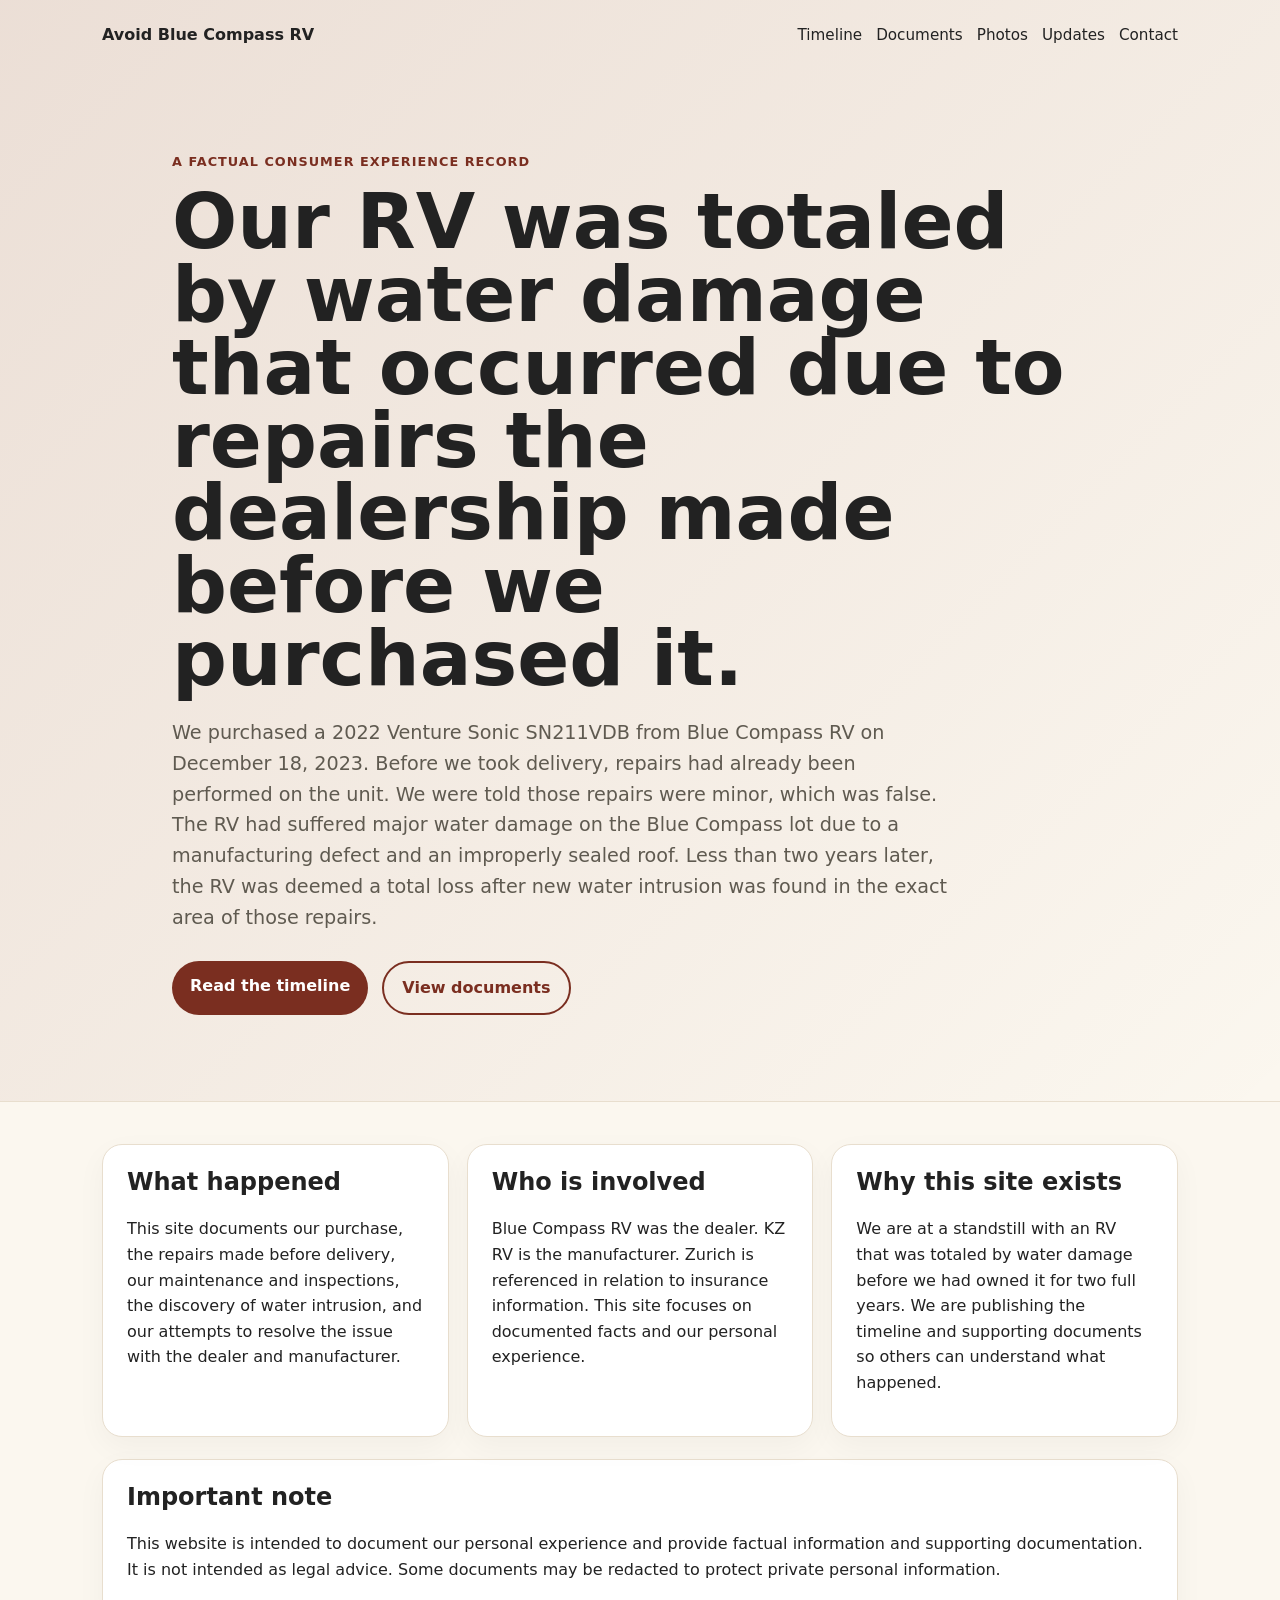
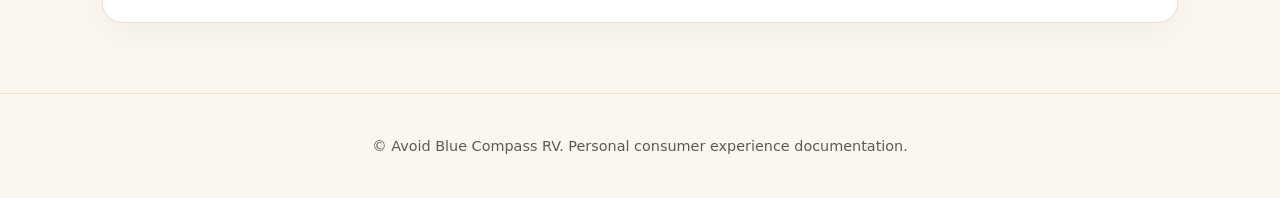
<file: index.html>
<!doctype html>
<html lang="en">
<head>
  <meta charset="utf-8">
  <meta name="viewport" content="width=device-width, initial-scale=1">
  <title>Avoid Blue Compass RV</title>
  <meta name="description" content="A factual documentation site about one family's RV purchase, repairs, water intrusion, and unresolved dispute.">
  <link rel="stylesheet" href="styles.css">
</head>
<body>
  <header class="site-header">
    <nav class="nav">
      <a class="brand" href="index.html">Avoid Blue Compass RV</a>
      <div class="nav-links">
        <a href="timeline.html">Timeline</a>
        <a href="documents.html">Documents</a>
        <a href="photos.html">Photos</a>
        <a href="updates.html">Updates</a>
        <a href="contact.html">Contact</a>
      </div>
    </nav>

    <section class="hero">
      <p class="eyebrow">A factual consumer experience record</p>
      <h1>Our RV was totaled by water damage that occurred due to repairs the dealership made before we purchased it.</h1>
      <p class="hero-text">
        We purchased a 2022 Venture Sonic SN211VDB from Blue Compass RV on December 18, 2023.
        Before we took delivery, repairs had already been performed on the unit. We were told those repairs were minor, which was false.
        The RV had suffered major water damage on the Blue Compass lot due to a manufacturing defect and an improperly sealed roof.
        Less than two years later, the RV was deemed a total loss after new water intrusion was found in the exact area of those repairs.
      </p>
      <div class="button-row">
        <a class="button primary" href="timeline.html">Read the timeline</a>
        <a class="button secondary" href="documents.html">View documents</a>
      </div>
    </section>
  </header>

  <main>
    <section class="card-grid">
      <article class="card">
        <h2>What happened</h2>
        <p>
          This site documents our purchase, the repairs made before delivery, our maintenance and inspections,
          the discovery of water intrusion, and our attempts to resolve the issue with the dealer and manufacturer.
        </p>
      </article>

      <article class="card">
        <h2>Who is involved</h2>
        <p>
          Blue Compass RV was the dealer. KZ RV is the manufacturer. Zurich is referenced in relation to insurance information.
          This site focuses on documented facts and our personal experience.
        </p>
      </article>

      <article class="card">
        <h2>Why this site exists</h2>
        <p>
          We are at a standstill with an RV that was totaled by water damage before we had owned it for two full years.
          We are publishing the timeline and supporting documents so others can understand what happened.
        </p>
      </article>
    </section>

    <section class="notice">
      <h2>Important note</h2>
      <p>
        This website is intended to document our personal experience and provide factual information and supporting documentation.
        It is not intended as legal advice. Some documents may be redacted to protect private personal information.
      </p>
    </section>
  </main>

  <footer>
    <p>© Avoid Blue Compass RV. Personal consumer experience documentation.</p>
  </footer>
</body>
</html>
</file>
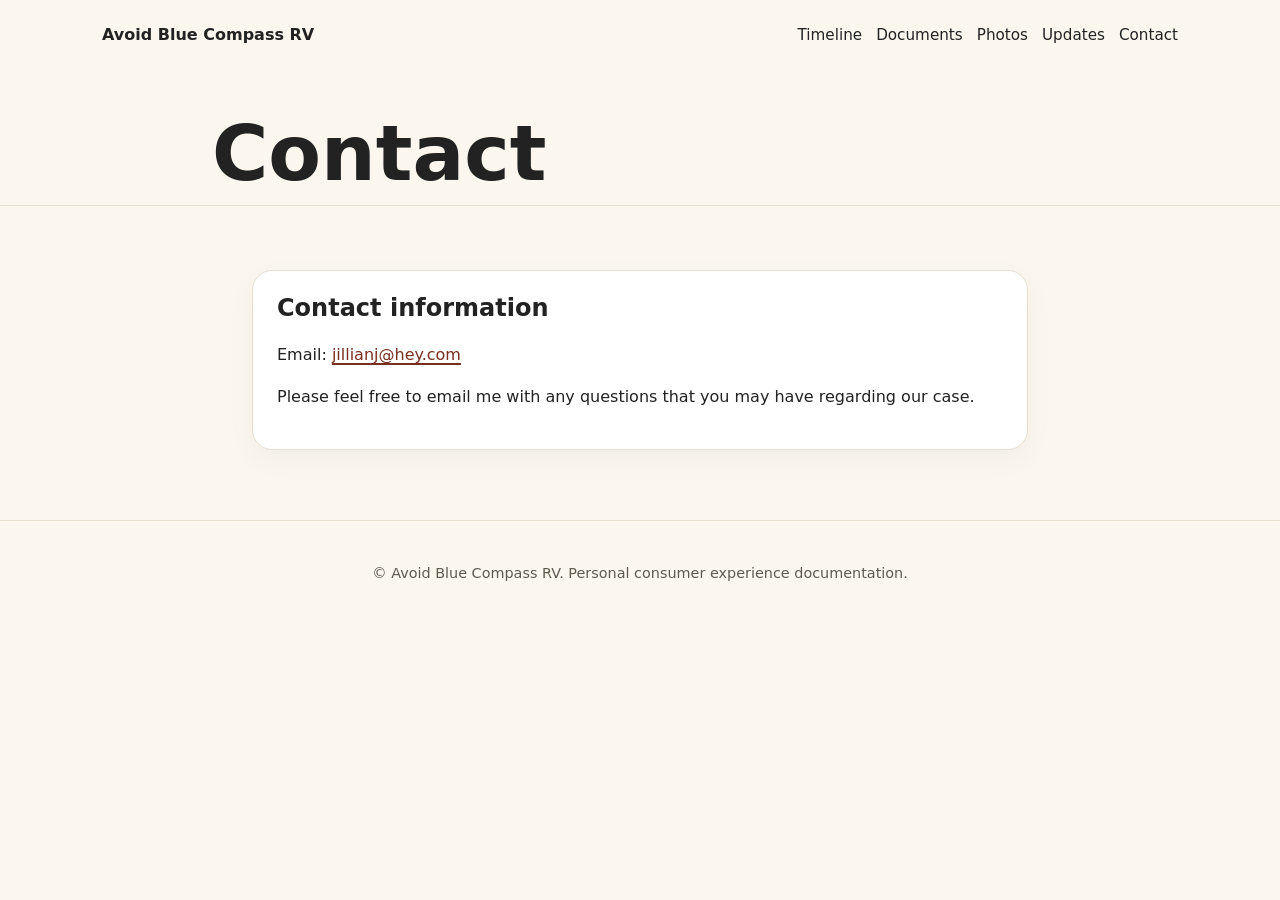
<file: contact.html>
<!doctype html>
<html lang="en">
<head>
  <meta charset="utf-8">
  <meta name="viewport" content="width=device-width, initial-scale=1">
  <title>Contact | Avoid Blue Compass RV</title>
  <link rel="stylesheet" href="styles.css">
</head>
<body>
  <header class="page-header">
    <nav class="nav">
      <a class="brand" href="index.html">Avoid Blue Compass RV</a>
      <div class="nav-links">
        <a href="timeline.html">Timeline</a>
        <a href="documents.html">Documents</a>
        <a href="photos.html">Photos</a>
        <a href="updates.html">Updates</a>
        <a href="contact.html">Contact</a>
      </div>
    </nav>
    <h1>Contact</h1>
    
  </header>

  <main class="narrow">
    <section class="notice">
      <h2>Contact information</h2>
      <p>
        Email: <a href="mailto:jillianj@hey.com">jillianj@hey.com</a>
      </p>
      <p>
        Please feel free to email me with any questions that you may have regarding our case.
      </p>
    </section>
  </main>

  <footer>
    <p>© Avoid Blue Compass RV. Personal consumer experience documentation.</p>
  </footer>
</body>
</html>
</file>
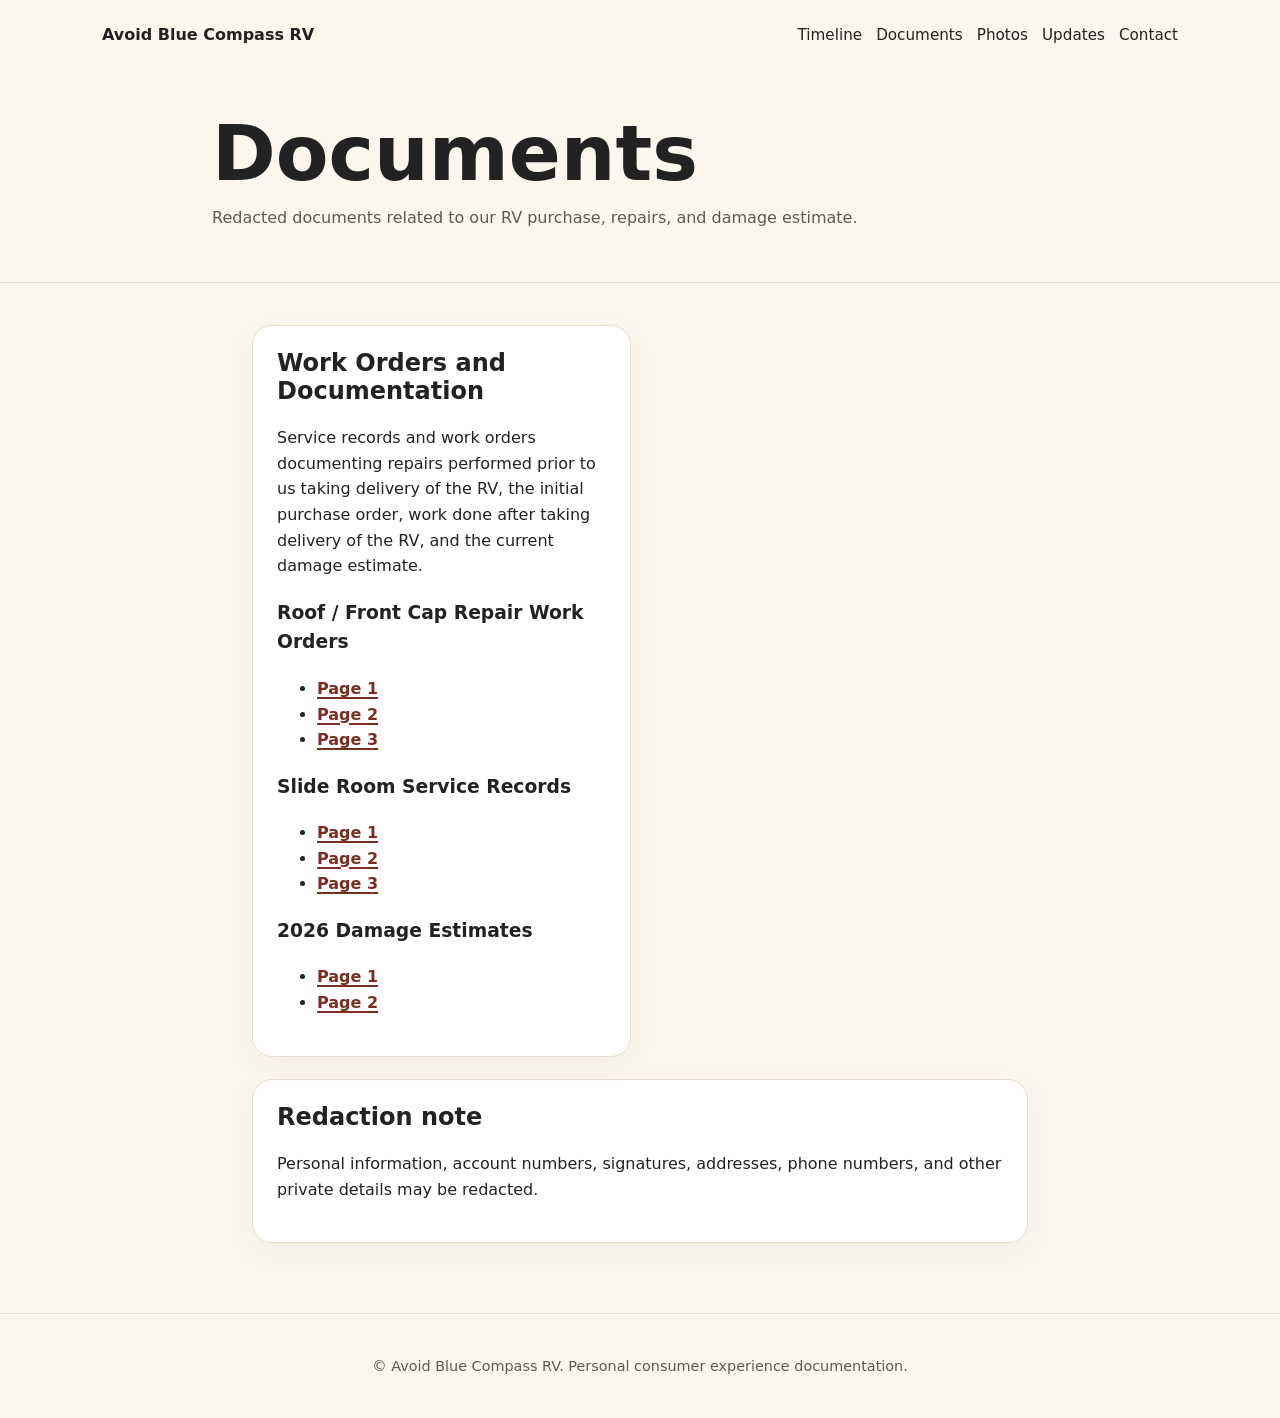
<file: documents.html>
<!doctype html>
<html lang="en">
<head>
  <meta charset="utf-8">
  <meta name="viewport" content="width=device-width, initial-scale=1">
  <title>Documents | Avoid Blue Compass RV</title>
  <link rel="stylesheet" href="styles.css">
</head>
<body>
  <header class="page-header">
    <nav class="nav">
      <a class="brand" href="index.html">Avoid Blue Compass RV</a>
      <div class="nav-links">
        <a href="timeline.html">Timeline</a>
        <a href="documents.html">Documents</a>
        <a href="photos.html">Photos</a>
        <a href="updates.html">Updates</a>
        <a href="contact.html">Contact</a>
      </div>
    </nav>

    <h1>Documents</h1>
    <p>Redacted documents related to our RV purchase, repairs, and damage estimate.</p>
  </header>

  <main class="narrow">
    <section class="document-list">
      <article class="document-card">
        <h2>Work Orders and Documentation</h2>
        <p>
          Service records and work orders documenting repairs performed prior to us taking delivery of the RV,
          the initial purchase order, work done after taking delivery of the RV, and the current damage estimate.
        </p>

        <h3>Roof / Front Cap Repair Work Orders</h3>
        <ul>
          <li><a href="docs/01-pre-delivery-repair-work-order.png" target="_blank">Page 1</a></li>
          <li><a href="docs/02-pre-delivery-repair-work-order.png" target="_blank">Page 2</a></li>
          <li><a href="docs/03-pre-delivery-repair-work-order.png" target="_blank">Page 3</a></li>
        </ul>

        <h3>Slide Room Service Records</h3>
        <ul>
          <li><a href="docs/01 - Pre-Delivery Slide Room.png" target="_blank">Page 1</a></li>
          <li><a href="docs/02 - Pre-Delivery Slide Room.png" target="_blank">Page 2</a></li>
          <li><a href="docs/03- Pre-Delivery Slide Room.png" target="_blank">Page 3</a></li>
        </ul>

        <h3>2026 Damage Estimates</h3>
        <ul>
          <li><a href="docs/01 2026Estimate.png" target="_blank">Page 1</a></li>
          <li><a href="docs/02 2026Estimate.png" target="_blank">Page 2</a></li>
        </ul>
      </article>
    </section>

    <section class="notice">
      <h2>Redaction note</h2>
      <p>
        Personal information, account numbers, signatures, addresses, phone numbers, and other private details may be redacted.
      </p>
    </section>
  </main>

  <footer>
    <p>© Avoid Blue Compass RV. Personal consumer experience documentation.</p>
  </footer>
</body>
</html>
</file>
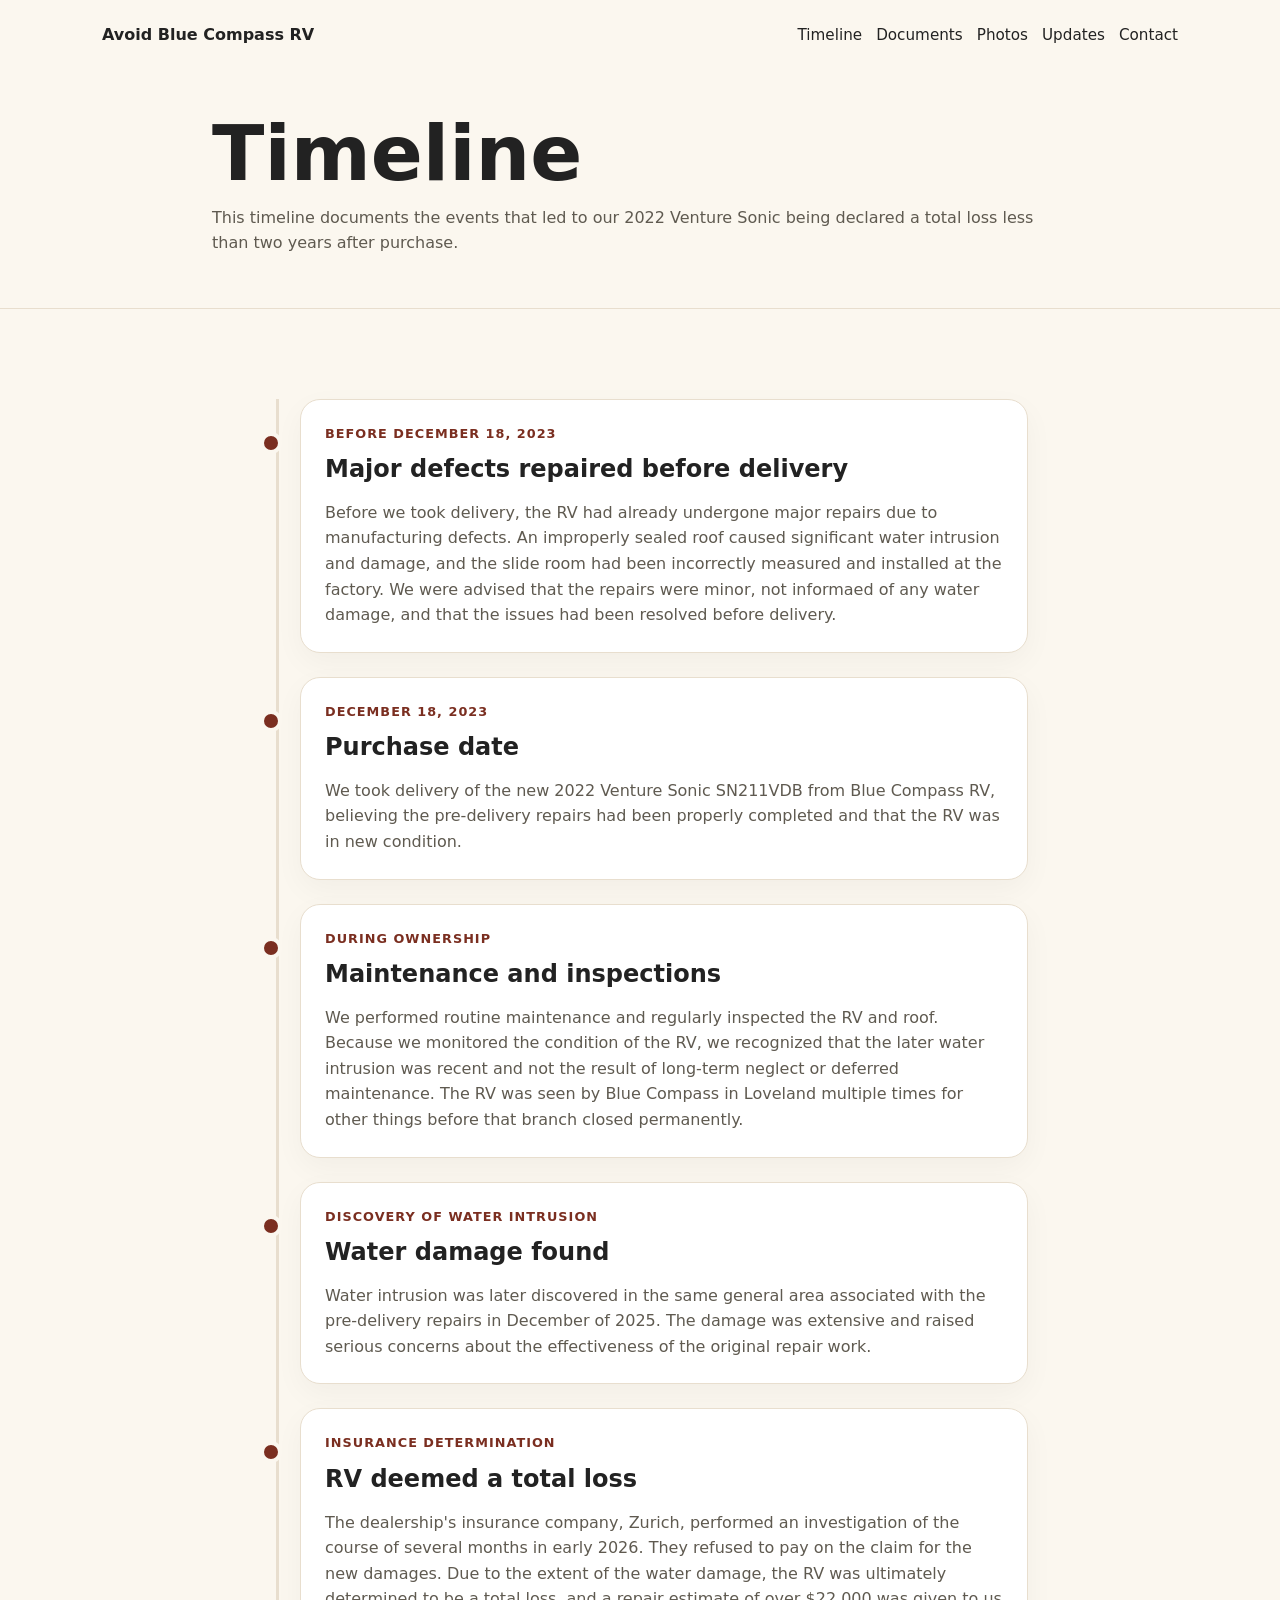
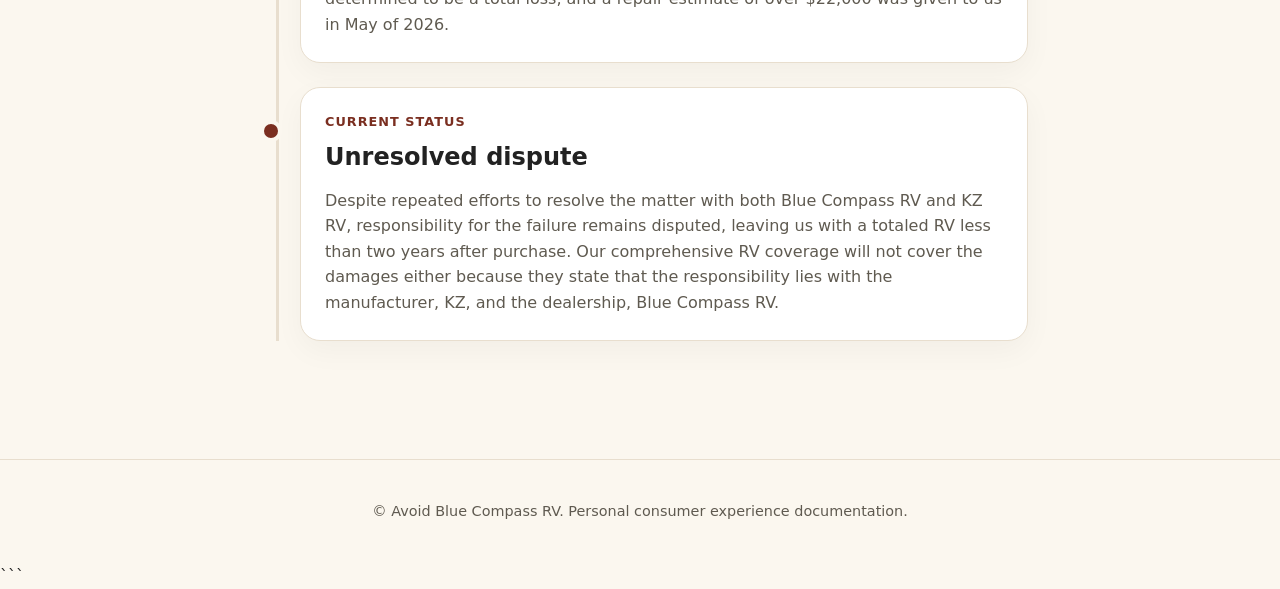
<file: timeline.html>
<!doctype html>
<html lang="en">
<head>
  <meta charset="utf-8">
  <meta name="viewport" content="width=device-width, initial-scale=1">
  <title>Timeline | Avoid Blue Compass RV</title>
  <link rel="stylesheet" href="styles.css">
</head>
<body>
  <header class="page-header">
    <nav class="nav">
      <a class="brand" href="index.html">Avoid Blue Compass RV</a>
      <div class="nav-links">
        <a href="timeline.html">Timeline</a>
        <a href="documents.html">Documents</a>
        <a href="photos.html">Photos</a>
        <a href="updates.html">Updates</a>
        <a href="contact.html">Contact</a>
      </div>
    </nav>

    <h1>Timeline</h1>
    <p>
      This timeline documents the events that led to our 2022 Venture Sonic
      being declared a total loss less than two years after purchase.
    </p>
  </header>

  <main class="narrow">
    <section class="timeline">

      <article class="timeline-item">
        <span class="date">Before December 18, 2023</span>
        <h2>Major defects repaired before delivery</h2>
        <p>
          Before we took delivery, the RV had already undergone major repairs due to
          manufacturing defects. An improperly sealed roof caused significant water
          intrusion and damage, and the slide room had been incorrectly measured and
          installed at the factory. We were advised that the repairs were minor, not informaed of any water damage,
          and that the issues had been resolved before delivery.
        </p>
      </article>

      <article class="timeline-item">
        <span class="date">December 18, 2023</span>
        <h2>Purchase date</h2>
        <p>
          We took delivery of the new 2022 Venture Sonic SN211VDB from Blue Compass RV,
          believing the pre-delivery repairs had been properly completed and that
          the RV was in new condition.
        </p>
      </article>

      <article class="timeline-item">
        <span class="date">During ownership</span>
        <h2>Maintenance and inspections</h2>
        <p>
          We performed routine maintenance and regularly inspected the RV and roof.
          Because we monitored the condition of the RV, we recognized that the later
          water intrusion was recent and not the result of long-term neglect or
          deferred maintenance. The RV was seen by Blue Compass in Loveland multiple 
          times for other things before that branch closed permanently.
        </p>
      </article>

      <article class="timeline-item">
        <span class="date">Discovery of water intrusion</span>
        <h2>Water damage found</h2>
        <p>
          Water intrusion was later discovered in the same general area associated
          with the pre-delivery repairs in December of 2025. The damage was extensive and raised serious
          concerns about the effectiveness of the original repair work.
        </p>
      </article>

      <article class="timeline-item">
        <span class="date">Insurance determination</span>
        <h2>RV deemed a total loss</h2>
        <p>
          The dealership's insurance company, Zurich, performed an investigation of the 
          course of several months in early 2026. They refused to pay on the claim for the new damages.
          Due to the extent of the water damage, the RV was ultimately determined to
          be a total loss, and a repair estimate of over $22,000 was given to us in May of 2026.
        </p>
      </article>

      <article class="timeline-item">
        <span class="date">Current status</span>
        <h2>Unresolved dispute</h2>
        <p>
          Despite repeated efforts to resolve the matter with both Blue Compass RV
          and KZ RV, responsibility for the failure remains disputed, leaving us
          with a totaled RV less than two years after purchase. Our comprehensive RV coverage 
          will not cover the damages either because they 
          state that the responsibility lies with the manufacturer, KZ, and the dealership, Blue Compass RV.
        </p>
      </article>

    </section>
  </main>

  <footer>
    <p>© Avoid Blue Compass RV. Personal consumer experience documentation.</p>
  </footer>
</body>
</html>
```
</file>
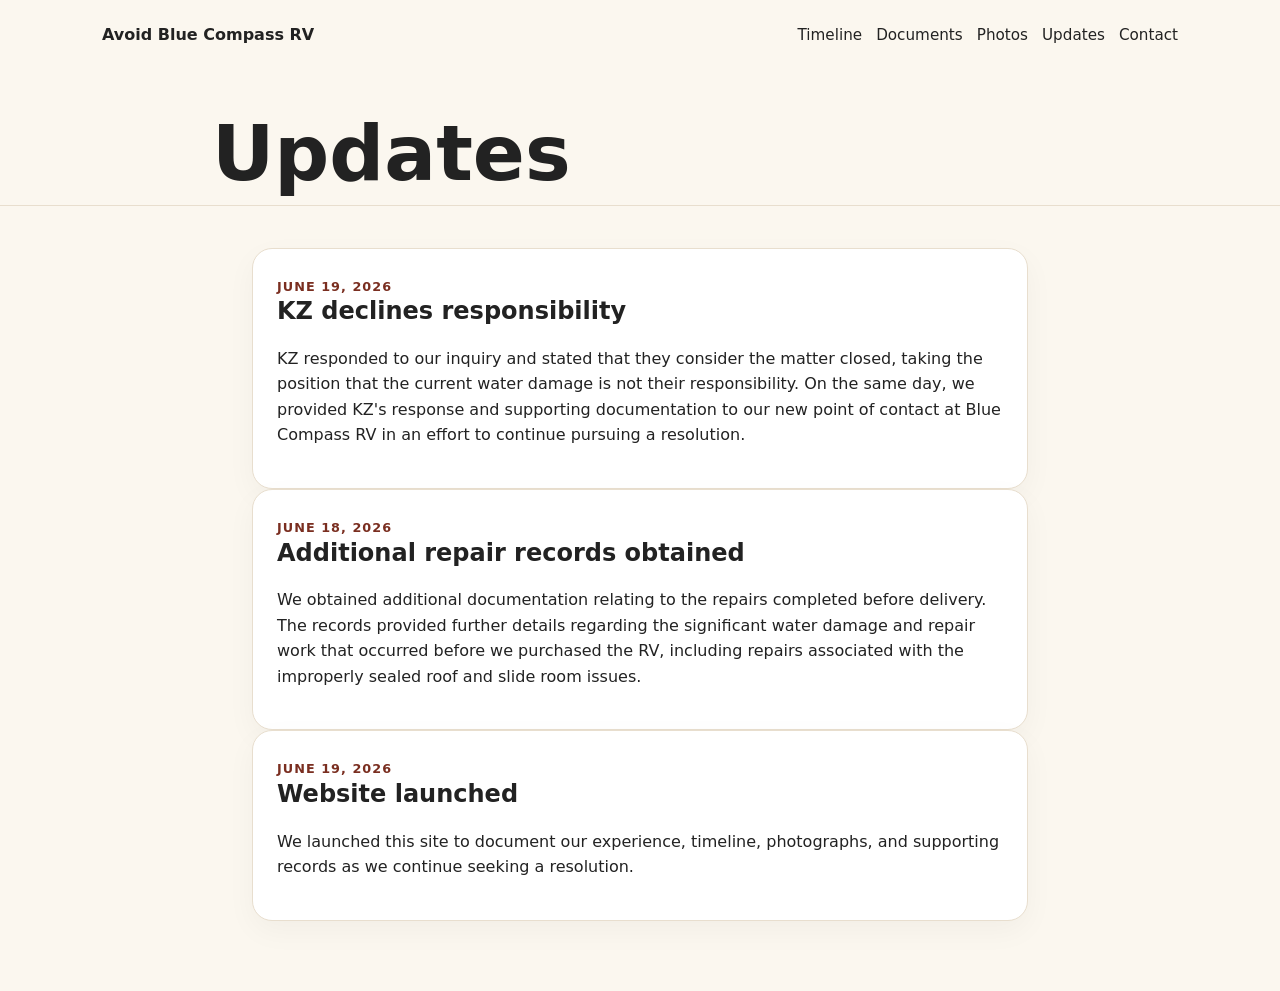
<file: updates.html>
<!doctype html>
<html lang="en">
<head>
  <meta charset="utf-8">
  <meta name="viewport" content="width=device-width, initial-scale=1">
  <title>Updates | Avoid Blue Compass RV</title>
  <link rel="stylesheet" href="styles.css">
</head>
<body>
  <header class="page-header">
    <nav class="nav">
      <a class="brand" href="index.html">Avoid Blue Compass RV</a>
      <div class="nav-links">
        <a href="timeline.html">Timeline</a>
        <a href="documents.html">Documents</a>
        <a href="photos.html">Photos</a>
        <a href="updates.html">Updates</a>
        <a href="contact.html">Contact</a>
      </div>
    </nav>
    <h1>Updates</h1>
  </header>

  <main class="narrow"> <article class="update"> <span class="date">June 19, 2026</span> <h2>KZ declines responsibility</h2> <p> KZ responded to our inquiry and stated that they consider the matter closed, taking the position that the current water damage is not their responsibility. On the same day, we provided KZ's response and supporting documentation to our new point of contact at Blue Compass RV in an effort to continue pursuing a resolution. </p> </article> <article class="update"> <span class="date">June 18, 2026</span> <h2>Additional repair records obtained</h2> <p> We obtained additional documentation relating to the repairs completed before delivery. The records provided further details regarding the significant water damage and repair work that occurred before we purchased the RV, including repairs associated with the improperly sealed roof and slide room issues. </p> </article> <article class="update"> <span class="date">June 19, 2026</span> <h2>Website launched</h2> <p> We launched this site to document our experience, timeline, photographs, and supporting records as we continue seeking a resolution. </p> </article> </main>
</file>
<file: styles.css>
* {
  box-sizing: border-box;
}

:root {
  --bg: #fbf7ef;
  --ink: #222222;
  --muted: #5f5a50;
  --card: #ffffff;
  --line: #e8dece;
  --accent: #7a2e20;
  --accent-dark: #4e1d15;
}

body {
  margin: 0;
  font-family: ui-sans-serif, system-ui, -apple-system, BlinkMacSystemFont, "Segoe UI", sans-serif;
  background: var(--bg);
  color: var(--ink);
  line-height: 1.6;
}

a {
  color: var(--accent);
  text-decoration-thickness: 2px;
  text-underline-offset: 3px;
}

.nav {
  max-width: 1120px;
  margin: 0 auto;
  padding: 22px;
  display: flex;
  justify-content: space-between;
  gap: 20px;
  align-items: center;
}

.brand {
  font-weight: 800;
  color: var(--ink);
  text-decoration: none;
}

.nav-links {
  display: flex;
  flex-wrap: wrap;
  gap: 14px;
  font-size: 0.95rem;
}

.nav-links a {
  color: var(--ink);
  text-decoration: none;
}

.site-header {
  background:
    linear-gradient(135deg, rgba(122,46,32,0.12), rgba(255,255,255,0)),
    var(--bg);
  border-bottom: 1px solid var(--line);
}

.hero {
  max-width: 980px;
  margin: 0 auto;
  padding: 70px 22px 86px;
}

.eyebrow,
.date {
  color: var(--accent);
  font-weight: 800;
  text-transform: uppercase;
  letter-spacing: 0.08em;
  font-size: 0.8rem;
}

h1 {
  font-size: clamp(2.4rem, 6vw, 5rem);
  line-height: 0.95;
  max-width: 900px;
  margin: 12px 0 22px;
}

h2 {
  line-height: 1.15;
  margin-top: 0;
}

.hero-text {
  font-size: 1.2rem;
  max-width: 780px;
  color: var(--muted);
}

.button-row {
  display: flex;
  flex-wrap: wrap;
  gap: 14px;
  margin-top: 28px;
}

.button {
  display: inline-block;
  padding: 12px 18px;
  border-radius: 999px;
  font-weight: 800;
  text-decoration: none;
}

.primary {
  background: var(--accent);
  color: #fff;
}

.secondary {
  border: 2px solid var(--accent);
  color: var(--accent);
}

main {
  max-width: 1120px;
  margin: 0 auto;
  padding: 42px 22px 70px;
}

.narrow {
  max-width: 820px;
}

.page-header {
  border-bottom: 1px solid var(--line);
}

.page-header h1,
.page-header p {
  max-width: 900px;
  margin-left: auto;
  margin-right: auto;
  padding-left: 22px;
  padding-right: 22px;
}

.page-header h1 {
  padding-top: 36px;
  margin-bottom: 14px;
}

.page-header p {
  color: var(--muted);
  padding-bottom: 36px;
  margin-top: 0;
}

.card-grid,
.document-list {
  display: grid;
  grid-template-columns: repeat(3, minmax(0, 1fr));
  gap: 18px;
}

.card,
.document-card,
.update,
.notice,
.timeline-item,
figure {
  background: var(--card);
  border: 1px solid var(--line);
  border-radius: 20px;
  padding: 24px;
  box-shadow: 0 10px 30px rgba(34,34,34,0.04);
}

.notice {
  margin-top: 22px;
}

.timeline {
  position: relative;
  display: grid;
  gap: 24px;
  margin: 3rem 0;
}

.timeline-item {
  position: relative;
  transition: transform 0.15s ease, box-shadow 0.15s ease;
}

.timeline-item:hover {
  transform: translateY(-2px);
  box-shadow: 0 14px 36px rgba(34,34,34,0.07);
}

.timeline-item .date {
  display: block;
  margin-bottom: 0.75rem;
}

.timeline-item h2 {
  margin-bottom: 0.8rem;
}

.timeline-item p {
  margin-bottom: 0;
  color: var(--muted);
}

.document-list {
  grid-template-columns: repeat(2, minmax(0, 1fr));
}

.document-card a {
  font-weight: 800;
}

.photo-grid {
  display: grid;
  grid-template-columns: repeat(auto-fit, minmax(280px, 1fr));
  gap: 18px;
}

.photo-grid figure {
  margin: 0;
  display: flex;
  flex-direction: column;
}

.photo-grid img {
  display: block;
  width: 100%;
  max-height: 250px;
  object-fit: contain;
  border-radius: 14px;
  border: 1px solid var(--line);
  background: #f2eadf;
}

figcaption {
  color: var(--muted);
  margin-top: 10px;
  font-size: 0.95rem;
}

code {
  background: #f2eadf;
  padding: 2px 5px;
  border-radius: 5px;
}

footer {
  border-top: 1px solid var(--line);
  color: var(--muted);
  text-align: center;
  padding: 26px 18px;
  font-size: 0.9rem;
}

@media (min-width: 781px) {
  .timeline::before {
    content: "";
    position: absolute;
    left: 1.5rem;
    top: 0;
    bottom: 0;
    width: 3px;
    background: var(--line);
  }

  .timeline-item {
    margin-left: 3rem;
  }

  .timeline-item::before {
    content: "";
    position: absolute;
    left: -2.55rem;
    top: 2rem;
    width: 14px;
    height: 14px;
    border-radius: 50%;
    background: var(--accent);
    border: 4px solid var(--bg);
  }
}

@media (max-width: 780px) {
  .nav {
    align-items: flex-start;
    flex-direction: column;
  }

  .card-grid,
  .photo-grid,
  .document-list {
    grid-template-columns: 1fr;
  }

  .hero {
    padding-top: 42px;
  }
}
</file>
